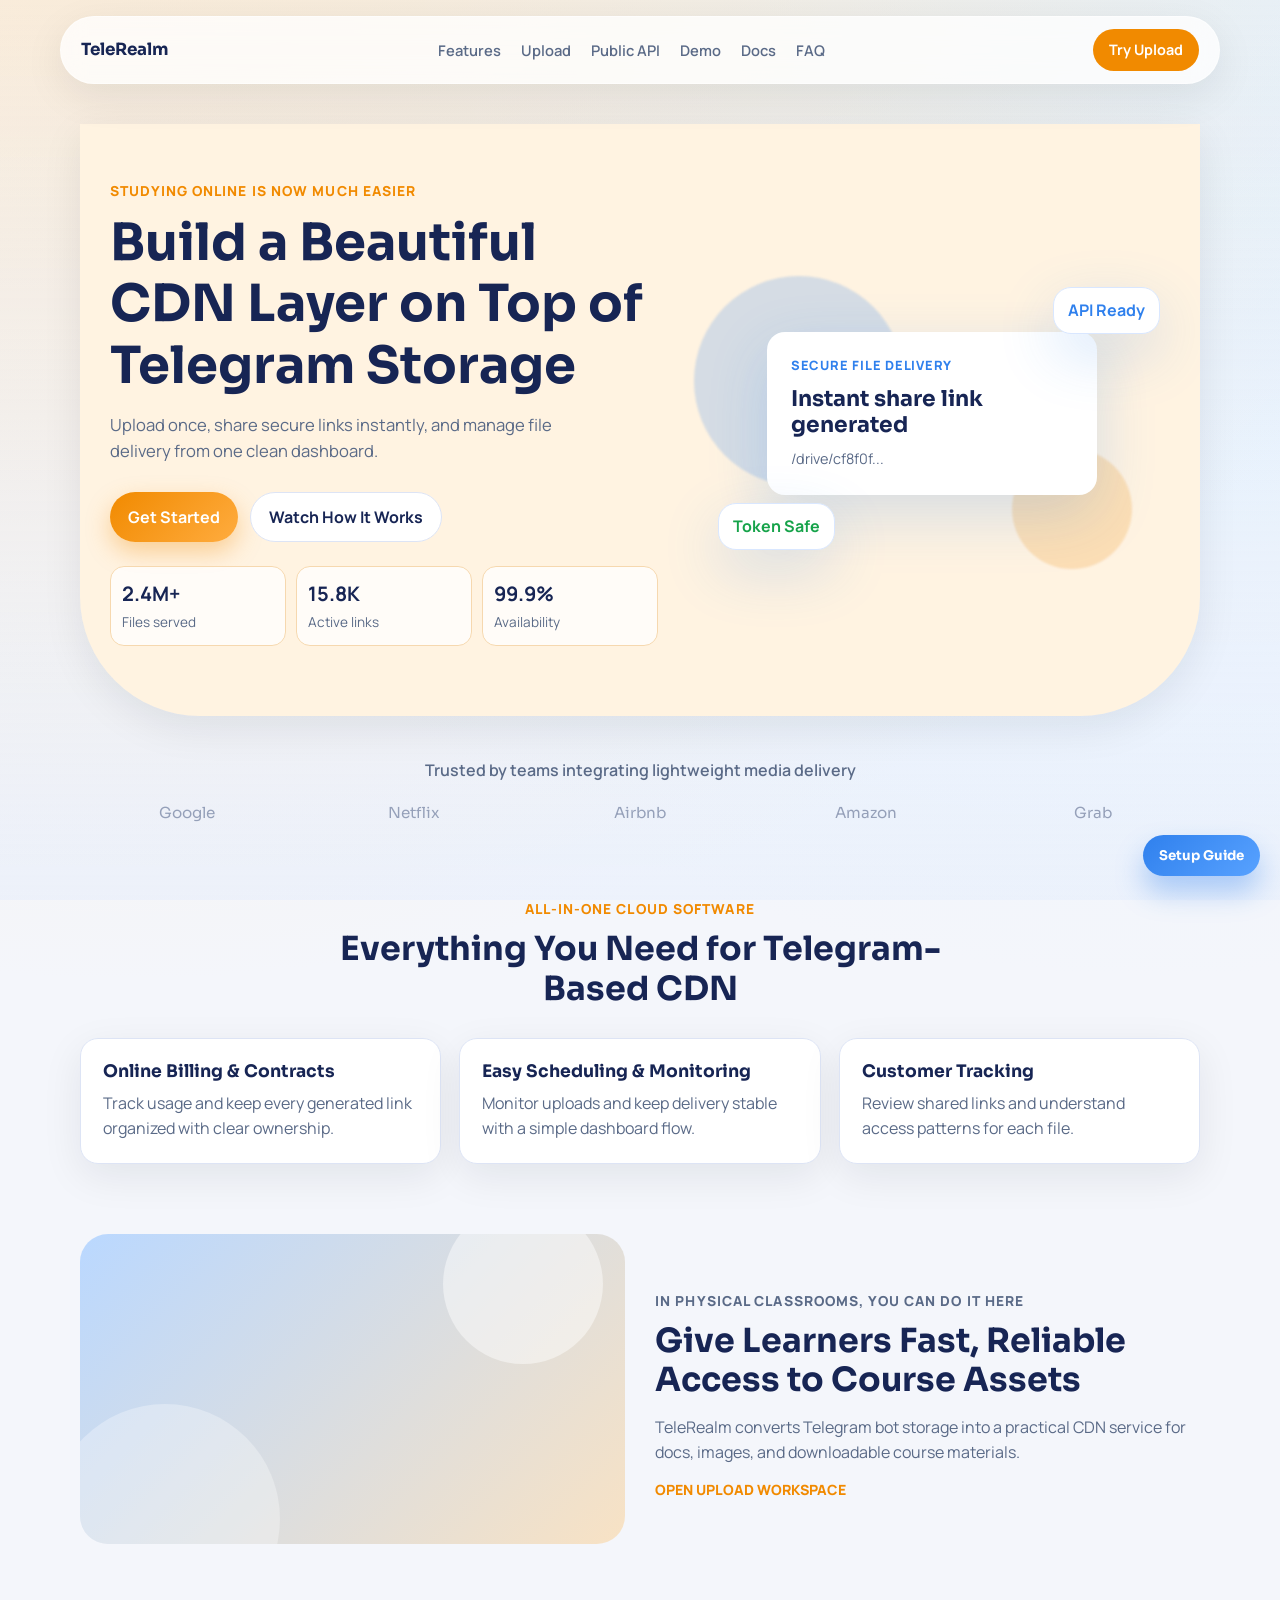
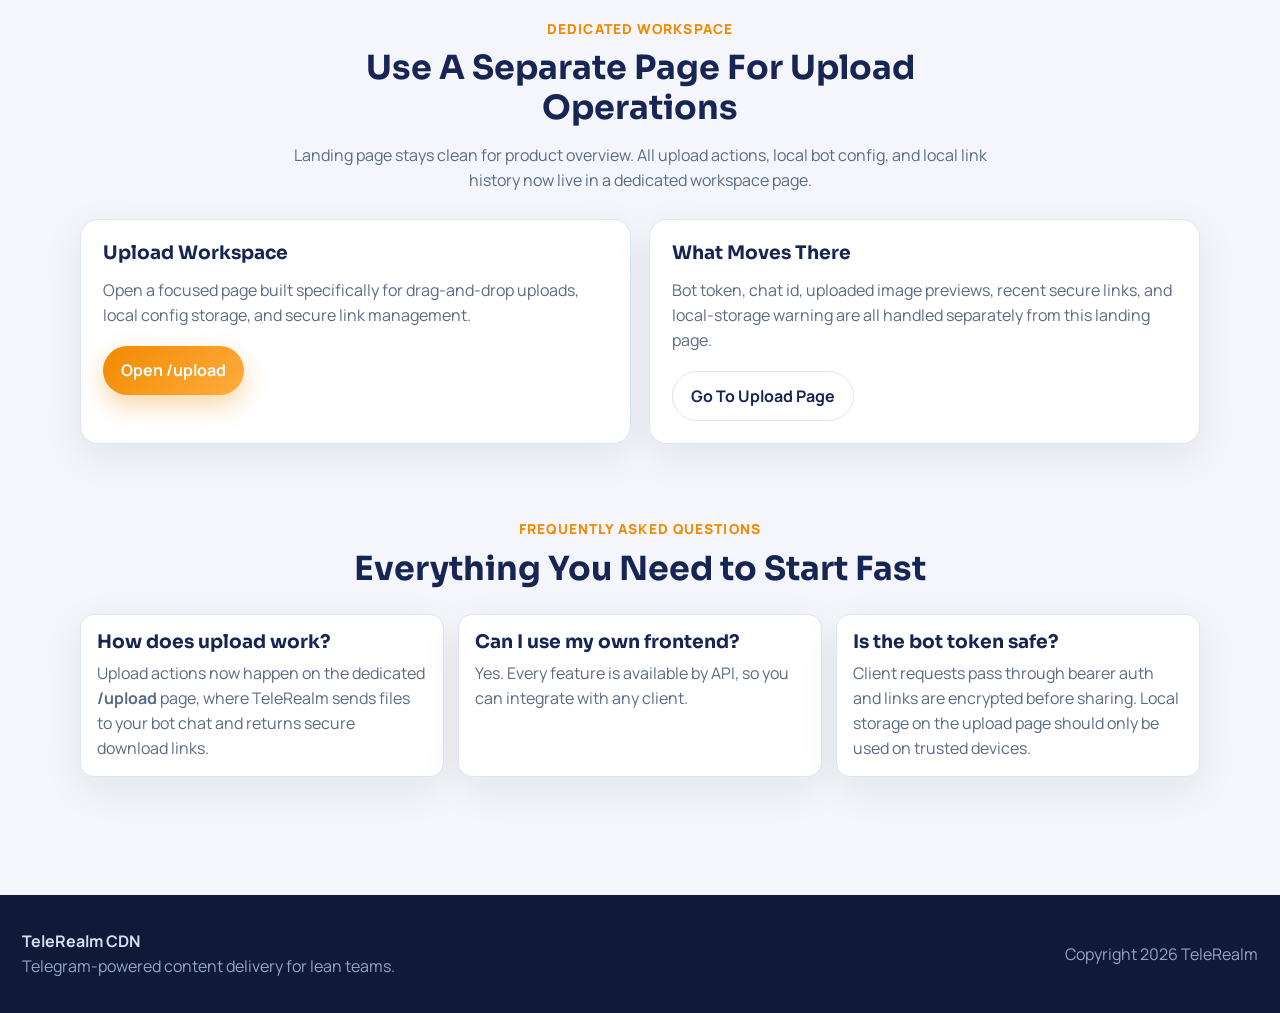
<file: static/index.html>
<!-- @format -->

<!doctype html>
<html lang="en">
  <head>
    <meta charset="UTF-8" />
    <meta name="viewport" content="width=device-width, initial-scale=1.0" />
    <title>TeleRealm CDN | Telegram-Powered File Delivery</title>
    <meta
      name="description"
      content="TeleRealm CDN helps you upload files to Telegram, generate secure links, and manage delivery flows with a modern web workspace." />
    <meta name="robots" content="index,follow,max-image-preview:large" />
    <meta name="theme-color" content="#1f4fd8" />
    <link rel="canonical" href="https://your-domain.example/" />
    <link rel="icon" type="image/svg+xml" href="/static/favicon.svg" />
    <link rel="apple-touch-icon" href="/static/favicon.svg" />
    <meta property="og:type" content="website" />
    <meta property="og:site_name" content="TeleRealm CDN" />
    <meta
      property="og:title"
      content="TeleRealm CDN | Telegram-Powered File Delivery" />
    <meta
      property="og:description"
      content="Upload files, create secure links, and publish assets through a Telegram-backed CDN workflow." />
    <meta property="og:url" content="https://your-domain.example/" />
    <meta
      property="og:image"
      content="https://your-domain.example/static/og-cover.svg" />
    <meta name="twitter:card" content="summary_large_image" />
    <meta
      name="twitter:title"
      content="TeleRealm CDN | Telegram-Powered File Delivery" />
    <meta
      name="twitter:description"
      content="A lightweight Telegram-backed CDN with secure links, upload workspace, and API integration." />
    <meta
      name="twitter:image"
      content="https://your-domain.example/static/og-cover.svg" />
    <link rel="stylesheet" href="/static/style.css?v=20260315" />
  </head>
  <body>
    <div class="page-bg"></div>
    <header class="site-header">
      <div class="nav-shell">
        <a href="#" class="brand">TeleRealm</a>
        <nav class="main-nav">
          <a href="#features">Features</a>
          <a href="/upload">Upload</a>
          <a href="/public-api">Public API</a>
          <a href="/demo">Demo</a>
          <a href="/docs">Docs</a>
          <a href="#faq">FAQ</a>
        </nav>
        <a href="/upload" class="nav-cta">Try Upload</a>
      </div>
    </header>

    <main>
      <section class="hero">
        <div class="hero-inner reveal">
          <div class="hero-copy">
            <p class="eyebrow">Studying Online Is Now Much Easier</p>
            <h1>Build a Beautiful CDN Layer on Top of Telegram Storage</h1>
            <p class="hero-subtitle">
              Upload once, share secure links instantly, and manage file
              delivery from one clean dashboard.
            </p>
            <div class="hero-actions">
              <a href="/upload" class="btn btn-primary">Get Started</a>
              <a href="#features" class="btn btn-ghost">Watch How It Works</a>
            </div>
            <div class="hero-stats">
              <article>
                <strong>2.4M+</strong>
                <span>Files served</span>
              </article>
              <article>
                <strong>15.8K</strong>
                <span>Active links</span>
              </article>
              <article>
                <strong>99.9%</strong>
                <span>Availability</span>
              </article>
            </div>
          </div>
          <div class="hero-visual" aria-hidden="true">
            <div class="visual-card visual-main">
              <p>Secure file delivery</p>
              <h3>Instant share link generated</h3>
              <span>/drive/cf8f0f...</span>
            </div>
            <div class="visual-card visual-float float-one">API Ready</div>
            <div class="visual-card visual-float float-two">Token Safe</div>
            <div class="orb orb-one"></div>
            <div class="orb orb-two"></div>
          </div>
        </div>
      </section>

      <section class="trusted reveal">
        <p>Trusted by teams integrating lightweight media delivery</p>
        <div class="logo-row">
          <span>Google</span>
          <span>Netflix</span>
          <span>Airbnb</span>
          <span>Amazon</span>
          <span>Grab</span>
        </div>
      </section>

      <section id="features" class="section reveal">
        <div class="section-head">
          <p class="eyebrow">All-In-One Cloud Software</p>
          <h2>Everything You Need for Telegram-Based CDN</h2>
        </div>
        <div class="feature-grid">
          <article class="feature-card">
            <h3>Online Billing & Contracts</h3>
            <p>
              Track usage and keep every generated link organized with clear
              ownership.
            </p>
          </article>
          <article class="feature-card">
            <h3>Easy Scheduling & Monitoring</h3>
            <p>
              Monitor uploads and keep delivery stable with a simple dashboard
              flow.
            </p>
          </article>
          <article class="feature-card">
            <h3>Customer Tracking</h3>
            <p>
              Review shared links and understand access patterns for each file.
            </p>
          </article>
        </div>
      </section>

      <section class="split-section reveal">
        <div class="split-image"></div>
        <div class="split-copy">
          <p class="eyebrow">In Physical Classrooms, You Can Do It Here</p>
          <h2>Give Learners Fast, Reliable Access to Course Assets</h2>
          <p>
            TeleRealm converts Telegram bot storage into a practical CDN service
            for docs, images, and downloadable course materials.
          </p>
          <a href="/upload" class="text-link">Open upload workspace</a>
        </div>
      </section>

      <section id="studio" class="studio section reveal">
        <div class="section-head">
          <p class="eyebrow">Dedicated Workspace</p>
          <h2>Use A Separate Page For Upload Operations</h2>
          <p class="workspace-subtitle">
            Landing page stays clean for product overview. All upload actions,
            local bot config, and local link history now live in a dedicated
            workspace page.
          </p>
        </div>

        <div class="workspace-cta-grid">
          <article class="workspace-card panel">
            <h3>Upload Workspace</h3>
            <p>
              Open a focused page built specifically for drag-and-drop uploads,
              local config storage, and secure link management.
            </p>
            <a href="/upload" class="btn btn-primary">Open /upload</a>
          </article>

          <article class="workspace-card panel">
            <h3>What Moves There</h3>
            <p>
              Bot token, chat id, uploaded image previews, recent secure links,
              and local-storage warning are all handled separately from this
              landing page.
            </p>
            <a href="/upload" class="btn btn-ghost">Go To Upload Page</a>
          </article>
        </div>
      </section>

      <section id="faq" class="section faq reveal">
        <div class="section-head">
          <p class="eyebrow">Frequently Asked Questions</p>
          <h2>Everything You Need to Start Fast</h2>
        </div>
        <div class="faq-list">
          <article>
            <h3>How does upload work?</h3>
            <p>
              Upload actions now happen on the dedicated
              <strong>/upload</strong>
              page, where TeleRealm sends files to your bot chat and returns
              secure download links.
            </p>
          </article>
          <article>
            <h3>Can I use my own frontend?</h3>
            <p>
              Yes. Every feature is available by API, so you can integrate with
              any client.
            </p>
          </article>
          <article>
            <h3>Is the bot token safe?</h3>
            <p>
              Client requests pass through bearer auth and links are encrypted
              before sharing. Local storage on the upload page should only be
              used on trusted devices.
            </p>
          </article>
        </div>
      </section>
    </main>

    <footer class="site-footer">
      <div>
        <strong>TeleRealm CDN</strong>
        <p>Telegram-powered content delivery for lean teams.</p>
      </div>
      <p>Copyright 2026 TeleRealm</p>
    </footer>

    <button
      id="guideFab"
      class="guide-fab"
      type="button"
      aria-haspopup="dialog"
      aria-controls="guideModal">
      Setup Guide
    </button>

    <div
      id="guideModal"
      class="guide-modal"
      role="dialog"
      aria-modal="true"
      aria-labelledby="guideTitle"
      hidden>
      <div class="guide-modal__backdrop" data-close-guide="true"></div>
      <section class="guide-modal__panel">
        <header class="guide-modal__header">
          <h2 id="guideTitle">Step-by-step: Get Bot Token & Access Token</h2>
          <button
            id="guideClose"
            class="guide-close"
            type="button"
            aria-label="Close guide">
            x
          </button>
        </header>

        <div class="guide-modal__body">
          <ol class="guide-steps">
            <li>
              <h3>Create Telegram bot</h3>
              <p>
                Open Telegram and search <strong>BotFather</strong>. Send
                <strong>/newbot</strong>, set bot name and username.
              </p>
            </li>
            <li>
              <h3>Copy bot token</h3>
              <p>
                BotFather will return a token like
                <strong>123456789:ABC...</strong>. This is your TeleRealm
                <strong>Access Token</strong>.
              </p>
            </li>
            <li>
              <h3>Start chat with your bot</h3>
              <p>
                Open your bot profile, press <strong>Start</strong>, and send a
                test message. If using group/channel, add bot and grant rights.
              </p>
            </li>
            <li>
              <h3>Get Chat ID</h3>
              <p>Use this URL in browser (replace {TOKEN}):</p>
              <pre>https://api.telegram.org/bot{TOKEN}/getUpdates</pre>
              <p>Look for <strong>chat.id</strong> in response JSON.</p>
            </li>
            <li>
              <h3>Use in TeleRealm Upload Workspace</h3>
              <p>
                Paste bot token into <strong>Bot Token</strong>, paste
                <strong>chat.id</strong> into <strong>Chat ID</strong>, then go
                to <strong>/upload</strong> and click
                <strong>Save Local Config</strong>.
              </p>
            </li>
            <li>
              <h3>Upload and get secure link</h3>
              <p>
                Select file, click <strong>Upload Files</strong>, then copy
                <strong>secure_url</strong> to share.
              </p>
            </li>
          </ol>

          <div class="guide-callout">
            <h3>Security Note</h3>
            <p>
              Never expose your bot token in public frontend production apps.
              Use backend proxy or rotate token immediately if leaked.
            </p>
          </div>
        </div>
      </section>
    </div>

    <script src="/static/app.js?v=20260315"></script>
  </body>
</html>
</file>
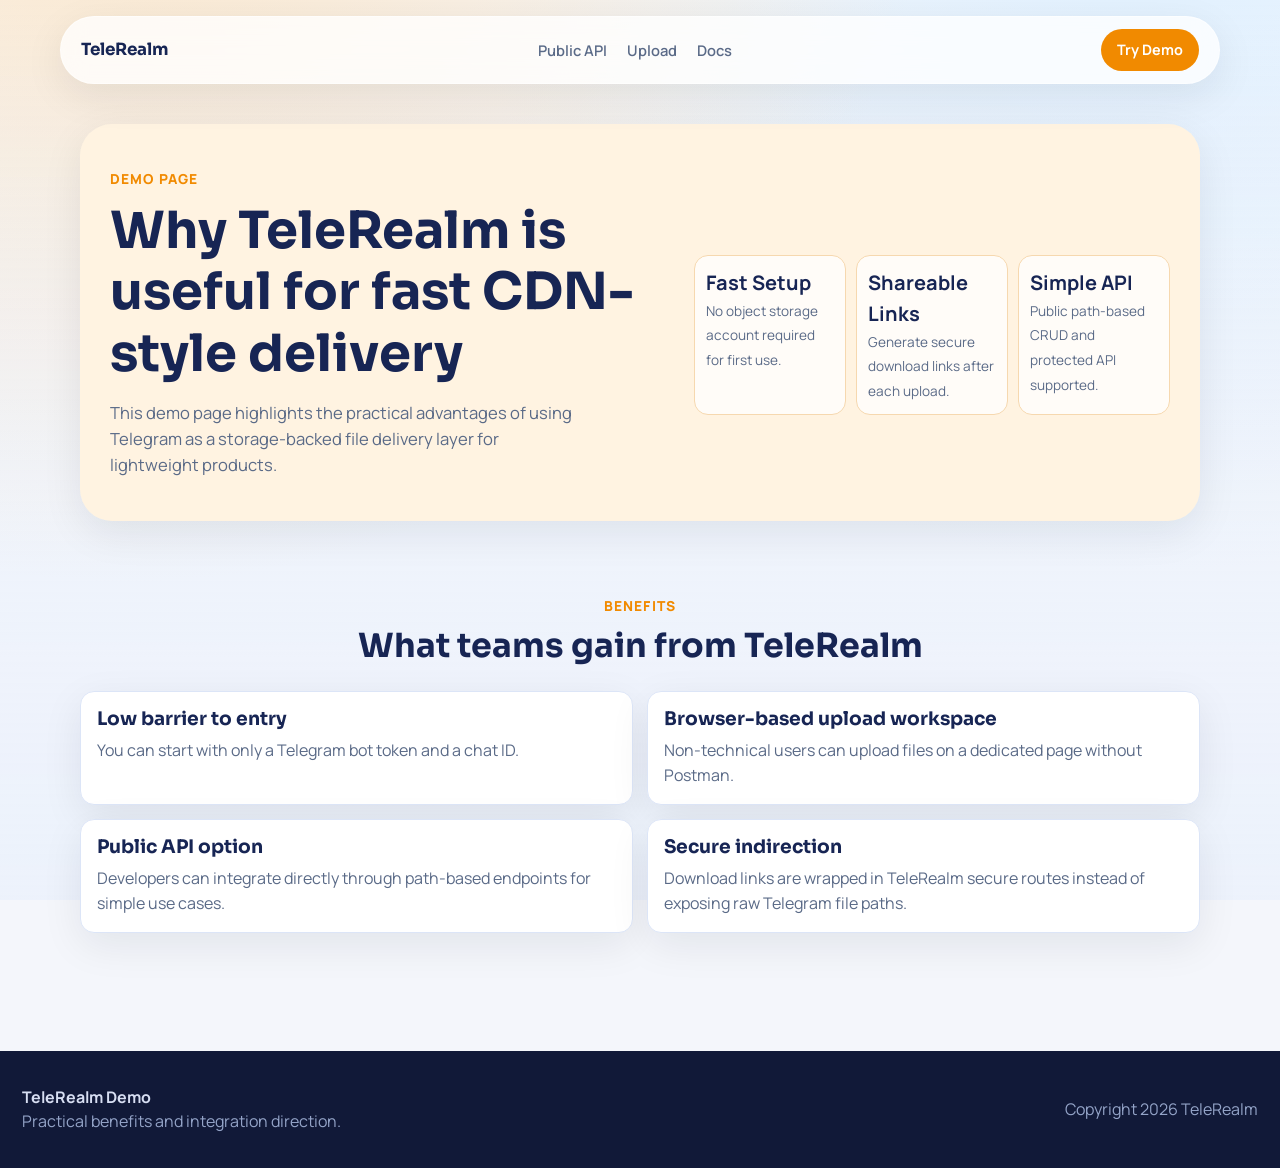
<file: static/demo.html>
<!-- @format -->

<!doctype html>
<html lang="en">
  <head>
    <meta charset="UTF-8" />
    <meta name="viewport" content="width=device-width, initial-scale=1.0" />
    <title>TeleRealm Demo Benefits</title>
    <meta
      name="description"
      content="Explore TeleRealm demo benefits for Telegram-backed CDN workflows, secure links, and faster onboarding." />
    <meta name="robots" content="index,follow,max-image-preview:large" />
    <meta name="theme-color" content="#1f4fd8" />
    <link rel="canonical" href="https://your-domain.example/demo" />
    <link rel="icon" type="image/svg+xml" href="/static/favicon.svg" />
    <link rel="apple-touch-icon" href="/static/favicon.svg" />
    <meta property="og:type" content="website" />
    <meta property="og:site_name" content="TeleRealm CDN" />
    <meta property="og:title" content="TeleRealm Demo Benefits" />
    <meta
      property="og:description"
      content="See the practical benefits of TeleRealm for upload workspace, secure file delivery, and API operations." />
    <meta property="og:url" content="https://your-domain.example/demo" />
    <meta
      property="og:image"
      content="https://your-domain.example/static/og-cover.svg" />
    <meta name="twitter:card" content="summary_large_image" />
    <meta name="twitter:title" content="TeleRealm Demo Benefits" />
    <meta
      name="twitter:description"
      content="A quick look at why teams use TeleRealm for Telegram-backed file delivery." />
    <meta
      name="twitter:image"
      content="https://your-domain.example/static/og-cover.svg" />
    <link rel="stylesheet" href="/static/style.css?v=20260315" />
  </head>
  <body>
    <div class="page-bg"></div>
    <header class="site-header">
      <div class="nav-shell">
        <a href="/" class="brand">TeleRealm</a>
        <nav class="main-nav">
          <a href="/public-api">Public API</a>
          <a href="/upload">Upload</a>
          <a href="/docs">Docs</a>
        </nav>
        <a href="/upload" class="nav-cta">Try Demo</a>
      </div>
    </header>

    <main>
      <section class="hero hero--compact">
        <div class="hero-inner">
          <div class="hero-copy">
            <p class="eyebrow">Demo Page</p>
            <h1>Why TeleRealm is useful for fast CDN-style delivery</h1>
            <p class="hero-subtitle">
              This demo page highlights the practical advantages of using
              Telegram as a storage-backed file delivery layer for lightweight
              products.
            </p>
          </div>
          <div class="hero-stats">
            <article>
              <strong>Fast Setup</strong>
              <span>No object storage account required for first use.</span>
            </article>
            <article>
              <strong>Shareable Links</strong>
              <span>Generate secure download links after each upload.</span>
            </article>
            <article>
              <strong>Simple API</strong>
              <span>Public path-based CRUD and protected API supported.</span>
            </article>
          </div>
        </div>
      </section>

      <section class="section">
        <div class="section-head">
          <p class="eyebrow">Benefits</p>
          <h2>What teams gain from TeleRealm</h2>
        </div>
        <div class="faq-list faq-list--wide">
          <article>
            <h3>Low barrier to entry</h3>
            <p>You can start with only a Telegram bot token and a chat ID.</p>
          </article>
          <article>
            <h3>Browser-based upload workspace</h3>
            <p>
              Non-technical users can upload files on a dedicated page without
              Postman.
            </p>
          </article>
          <article>
            <h3>Public API option</h3>
            <p>
              Developers can integrate directly through path-based endpoints for
              simple use cases.
            </p>
          </article>
          <article>
            <h3>Secure indirection</h3>
            <p>
              Download links are wrapped in TeleRealm secure routes instead of
              exposing raw Telegram file paths.
            </p>
          </article>
        </div>
      </section>
    </main>

    <footer class="site-footer">
      <div>
        <strong>TeleRealm Demo</strong>
        <p>Practical benefits and integration direction.</p>
      </div>
      <p>Copyright 2026 TeleRealm</p>
    </footer>
    <script src="/static/app.js?v=20260315"></script>
  </body>
</html>
</file>
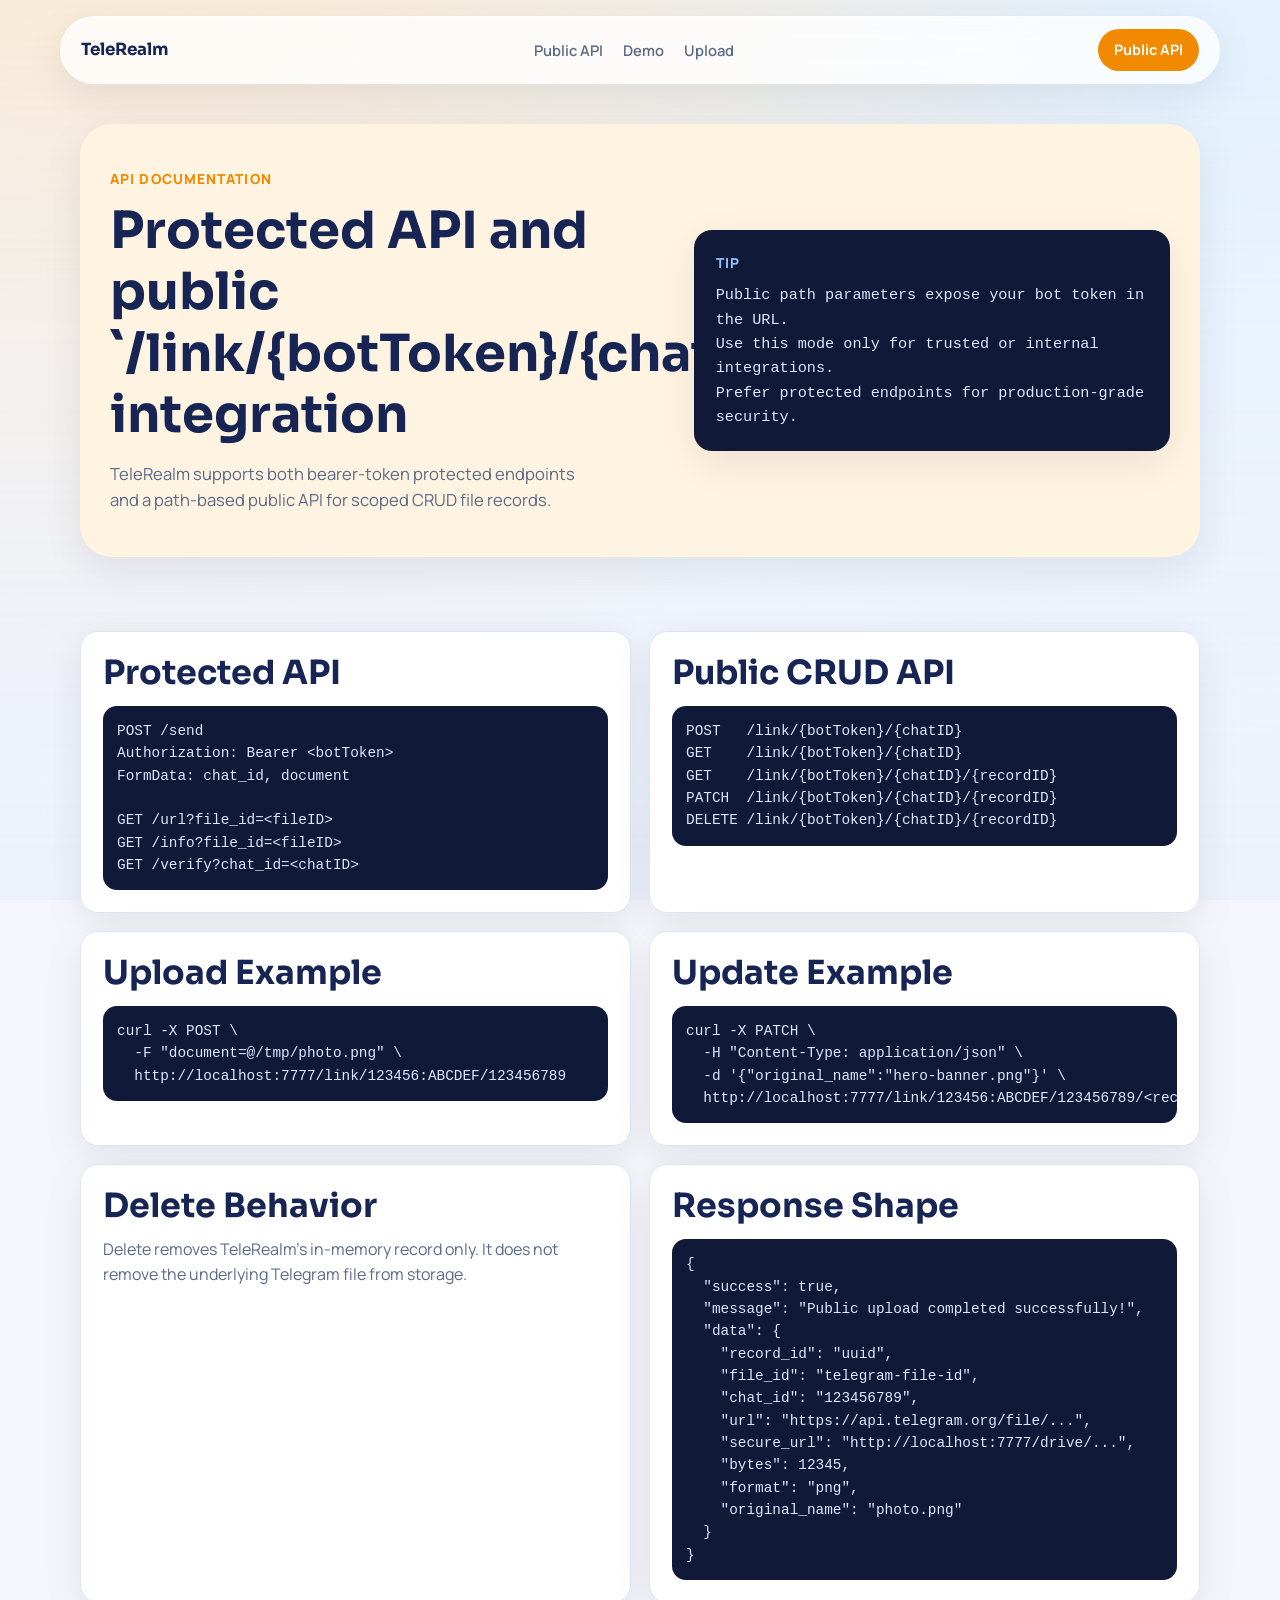
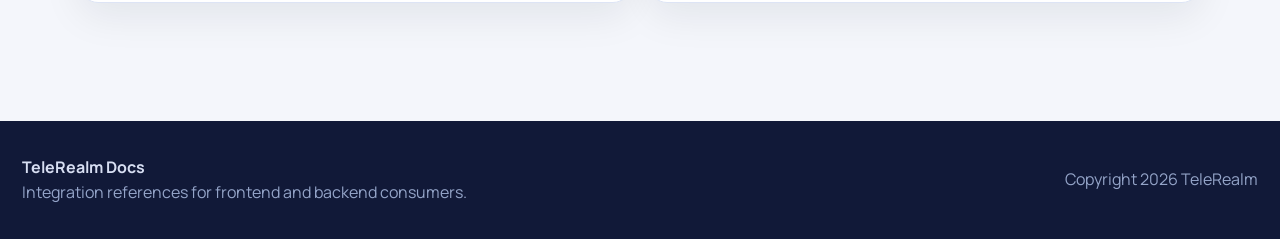
<file: static/docs.html>
<!-- @format -->

<!doctype html>
<html lang="en">
  <head>
    <meta charset="UTF-8" />
    <meta name="viewport" content="width=device-width, initial-scale=1.0" />
    <title>TeleRealm API Documentation</title>
    <meta
      name="description"
      content="Read TeleRealm API documentation for protected bearer endpoints and public path-based CRUD integration." />
    <meta name="robots" content="index,follow,max-image-preview:large" />
    <meta name="theme-color" content="#1f4fd8" />
    <link rel="canonical" href="https://your-domain.example/docs" />
    <link rel="icon" type="image/svg+xml" href="/static/favicon.svg" />
    <link rel="apple-touch-icon" href="/static/favicon.svg" />
    <meta property="og:type" content="website" />
    <meta property="og:site_name" content="TeleRealm CDN" />
    <meta property="og:title" content="TeleRealm API Documentation" />
    <meta
      property="og:description"
      content="Implementation guide for TeleRealm upload endpoints, secure links, and public scoped CRUD APIs." />
    <meta property="og:url" content="https://your-domain.example/docs" />
    <meta
      property="og:image"
      content="https://your-domain.example/static/og-cover.svg" />
    <meta name="twitter:card" content="summary_large_image" />
    <meta name="twitter:title" content="TeleRealm API Documentation" />
    <meta
      name="twitter:description"
      content="Full API docs for TeleRealm protected and public integration modes." />
    <meta
      name="twitter:image"
      content="https://your-domain.example/static/og-cover.svg" />
    <link rel="stylesheet" href="/static/style.css?v=20260315" />
  </head>
  <body>
    <div class="page-bg"></div>
    <header class="site-header">
      <div class="nav-shell">
        <a href="/" class="brand">TeleRealm</a>
        <nav class="main-nav">
          <a href="/public-api">Public API</a>
          <a href="/demo">Demo</a>
          <a href="/upload">Upload</a>
        </nav>
        <a href="/public-api" class="nav-cta">Public API</a>
      </div>
    </header>

    <main>
      <section class="hero hero--compact">
        <div class="hero-inner">
          <div class="hero-copy">
            <p class="eyebrow">API Documentation</p>
            <h1>
              Protected API and public `/link/{botToken}/{chatID}` integration
            </h1>
            <p class="hero-subtitle">
              TeleRealm supports both bearer-token protected endpoints and a
              path-based public API for scoped CRUD file records.
            </p>
          </div>
          <div class="code-card">
            <p class="eyebrow">Tip</p>
            <pre>
Public path parameters expose your bot token in the URL.
Use this mode only for trusted or internal integrations.
Prefer protected endpoints for production-grade security.</pre
            >
          </div>
        </div>
      </section>

      <section class="section docs-layout">
        <article class="docs-card panel">
          <h2>Protected API</h2>
          <pre>
POST /send
Authorization: Bearer &lt;botToken&gt;
FormData: chat_id, document

GET /url?file_id=&lt;fileID&gt;
GET /info?file_id=&lt;fileID&gt;
GET /verify?chat_id=&lt;chatID&gt;</pre
          >
        </article>

        <article class="docs-card panel">
          <h2>Public CRUD API</h2>
          <pre>
POST   /link/{botToken}/{chatID}
GET    /link/{botToken}/{chatID}
GET    /link/{botToken}/{chatID}/{recordID}
PATCH  /link/{botToken}/{chatID}/{recordID}
DELETE /link/{botToken}/{chatID}/{recordID}</pre
          >
        </article>

        <article class="docs-card panel">
          <h2>Upload Example</h2>
          <pre>
curl -X POST \
  -F "document=@/tmp/photo.png" \
  http://localhost:7777/link/123456:ABCDEF/123456789</pre
          >
        </article>

        <article class="docs-card panel">
          <h2>Update Example</h2>
          <pre>
curl -X PATCH \
  -H "Content-Type: application/json" \
  -d '{"original_name":"hero-banner.png"}' \
  http://localhost:7777/link/123456:ABCDEF/123456789/&lt;recordID&gt;</pre
          >
        </article>

        <article class="docs-card panel">
          <h2>Delete Behavior</h2>
          <p>
            Delete removes TeleRealm's in-memory record only. It does not remove
            the underlying Telegram file from storage.
          </p>
        </article>

        <article class="docs-card panel">
          <h2>Response Shape</h2>
          <pre>
{
  "success": true,
  "message": "Public upload completed successfully!",
  "data": {
    "record_id": "uuid",
    "file_id": "telegram-file-id",
    "chat_id": "123456789",
    "url": "https://api.telegram.org/file/...",
    "secure_url": "http://localhost:7777/drive/...",
    "bytes": 12345,
    "format": "png",
    "original_name": "photo.png"
  }
}</pre
          >
        </article>
      </section>
    </main>

    <footer class="site-footer">
      <div>
        <strong>TeleRealm Docs</strong>
        <p>Integration references for frontend and backend consumers.</p>
      </div>
      <p>Copyright 2026 TeleRealm</p>
    </footer>
    <script src="/static/app.js?v=20260315"></script>
  </body>
</html>
</file>
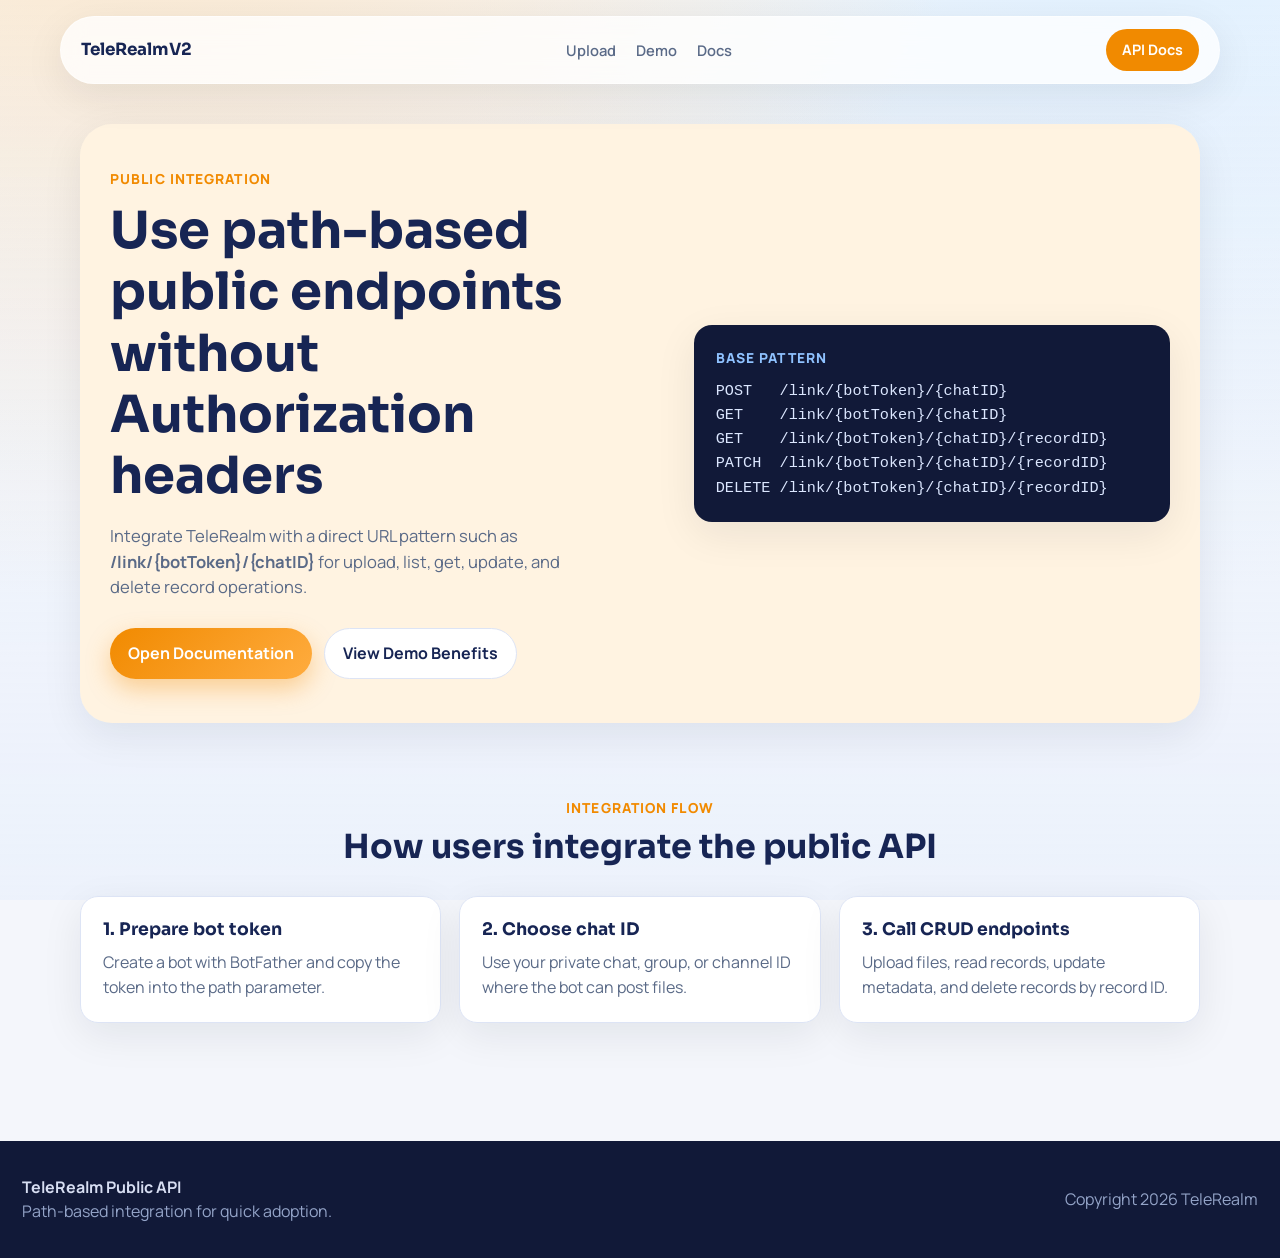
<file: static/public-api.html>
<!-- @format -->

<!doctype html>
<html lang="en">
  <head>
    <meta charset="UTF-8" />
    <meta name="viewport" content="width=device-width, initial-scale=1.0" />
    <title>TeleRealm Public API</title>
    <meta
      name="description"
      content="Integrate TeleRealm public path-based API for scoped upload record CRUD using bot token and chat ID." />
    <meta name="robots" content="index,follow,max-image-preview:large" />
    <meta name="theme-color" content="#1f4fd8" />
    <link rel="canonical" href="https://your-domain.example/public-api" />
    <link rel="icon" type="image/svg+xml" href="/static/favicon.svg" />
    <link rel="apple-touch-icon" href="/static/favicon.svg" />
    <meta property="og:type" content="website" />
    <meta property="og:site_name" content="TeleRealm CDN" />
    <meta property="og:title" content="TeleRealm Public API" />
    <meta
      property="og:description"
      content="Public API route pattern: /link/{botToken}/{chatID} with CRUD operations for upload records." />
    <meta property="og:url" content="https://your-domain.example/public-api" />
    <meta
      property="og:image"
      content="https://your-domain.example/static/og-cover.svg" />
    <meta name="twitter:card" content="summary_large_image" />
    <meta name="twitter:title" content="TeleRealm Public API" />
    <meta
      name="twitter:description"
      content="Learn and integrate path-based TeleRealm API endpoints quickly." />
    <meta
      name="twitter:image"
      content="https://your-domain.example/static/og-cover.svg" />
    <link rel="stylesheet" href="/static/style.css?v=20260315" />
  </head>
  <body>
    <div class="page-bg"></div>
    <header class="site-header">
      <div class="nav-shell">
        <a href="/" class="brand">TeleRealmV2</a>
        <nav class="main-nav">
          <a href="/upload">Upload</a>
          <a href="/demo">Demo</a>
          <a href="/docs">Docs</a>
        </nav>
        <a href="/docs" class="nav-cta">API Docs</a>
      </div>
    </header>

    <main>
      <section class="hero hero--compact">
        <div class="hero-inner">
          <div class="hero-copy">
            <p class="eyebrow">Public Integration</p>
            <h1>
              Use path-based public endpoints without Authorization headers
            </h1>
            <p class="hero-subtitle">
              Integrate TeleRealm with a direct URL pattern such as
              <strong>/link/{botToken}/{chatID}</strong> for upload, list, get,
              update, and delete record operations.
            </p>
            <div class="hero-actions">
              <a href="/docs" class="btn btn-primary">Open Documentation</a>
              <a href="/demo" class="btn btn-ghost">View Demo Benefits</a>
            </div>
          </div>
          <div class="code-card">
            <p class="eyebrow">Base Pattern</p>
            <pre>
POST   /link/{botToken}/{chatID}
GET    /link/{botToken}/{chatID}
GET    /link/{botToken}/{chatID}/{recordID}
PATCH  /link/{botToken}/{chatID}/{recordID}
DELETE /link/{botToken}/{chatID}/{recordID}</pre
            >
          </div>
        </div>
      </section>

      <section class="section">
        <div class="section-head">
          <p class="eyebrow">Integration Flow</p>
          <h2>How users integrate the public API</h2>
        </div>
        <div class="feature-grid">
          <article class="feature-card">
            <h3>1. Prepare bot token</h3>
            <p>
              Create a bot with BotFather and copy the token into the path
              parameter.
            </p>
          </article>
          <article class="feature-card">
            <h3>2. Choose chat ID</h3>
            <p>
              Use your private chat, group, or channel ID where the bot can post
              files.
            </p>
          </article>
          <article class="feature-card">
            <h3>3. Call CRUD endpoints</h3>
            <p>
              Upload files, read records, update metadata, and delete records by
              record ID.
            </p>
          </article>
        </div>
      </section>
    </main>

    <footer class="site-footer">
      <div>
        <strong>TeleRealm Public API</strong>
        <p>Path-based integration for quick adoption.</p>
      </div>
      <p>Copyright 2026 TeleRealm</p>
    </footer>
    <script src="/static/app.js?v=20260315"></script>
  </body>
</html>
</file>
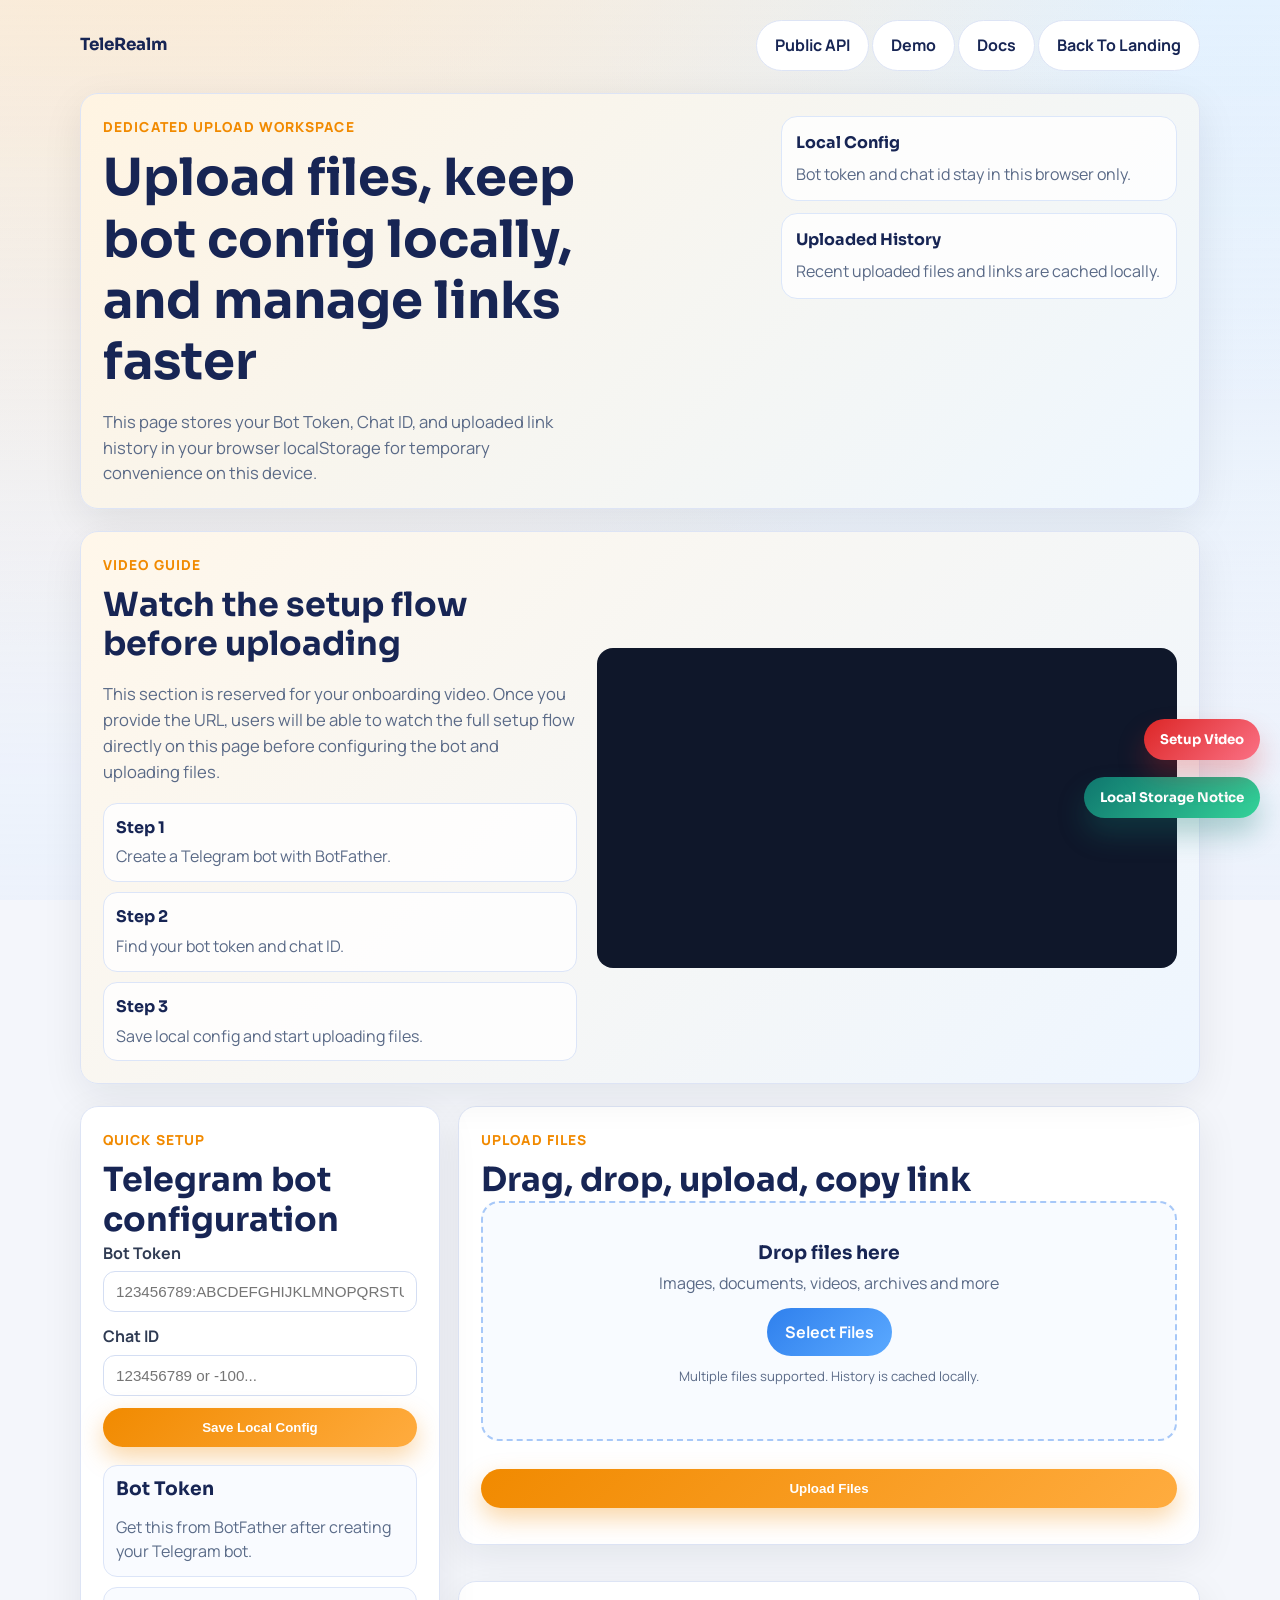
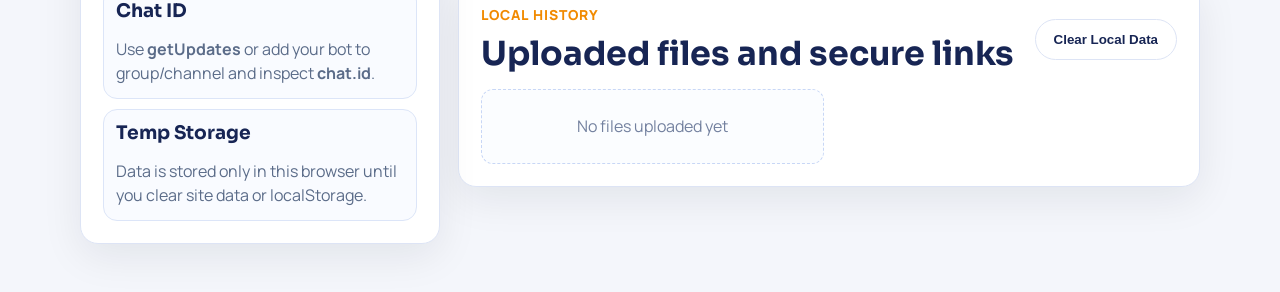
<file: static/upload.html>
<!-- @format -->

<!doctype html>
<html lang="en">
  <head>
    <meta charset="UTF-8" />
    <meta name="viewport" content="width=device-width, initial-scale=1.0" />
    <title>TeleRealm Upload Workspace</title>
    <meta
      name="description"
      content="Use TeleRealm Upload Workspace to configure your Telegram bot, upload files, and manage secure links in one place." />
    <meta name="robots" content="index,follow,max-image-preview:large" />
    <meta name="theme-color" content="#1f4fd8" />
    <link rel="canonical" href="https://your-domain.example/upload" />
    <link rel="icon" type="image/svg+xml" href="/static/favicon.svg" />
    <link rel="apple-touch-icon" href="/static/favicon.svg" />
    <meta property="og:type" content="website" />
    <meta property="og:site_name" content="TeleRealm CDN" />
    <meta property="og:title" content="TeleRealm Upload Workspace" />
    <meta
      property="og:description"
      content="Dedicated upload page for bot setup, file delivery, local history, and secure link management." />
    <meta property="og:url" content="https://your-domain.example/upload" />
    <meta
      property="og:image"
      content="https://your-domain.example/static/og-cover.svg" />
    <meta name="twitter:card" content="summary_large_image" />
    <meta name="twitter:title" content="TeleRealm Upload Workspace" />
    <meta
      name="twitter:description"
      content="Configure bot token, upload files, and manage secure links with TeleRealm." />
    <meta
      name="twitter:image"
      content="https://your-domain.example/static/og-cover.svg" />
    <link rel="stylesheet" href="/static/style.css?v=20260315" />
  </head>
  <body class="upload-page-body">
    <div class="page-bg"></div>

    <header class="upload-topbar">
      <a href="/" class="brand">TeleRealm</a>
      <div class="upload-topbar__actions">
        <a href="/public-api" class="btn btn-ghost">Public API</a>
        <a href="/demo" class="btn btn-ghost">Demo</a>
        <a href="/docs" class="btn btn-ghost">Docs</a>
        <a href="/" class="btn btn-ghost">Back To Landing</a>
      </div>
    </header>

    <main class="upload-page">
      <section class="upload-hero panel reveal in-view">
        <div>
          <p class="eyebrow">Dedicated Upload Workspace</p>
          <h1>
            Upload files, keep bot config locally, and manage links faster
          </h1>
          <p class="hero-subtitle">
            This page stores your Bot Token, Chat ID, and uploaded link history
            in your browser localStorage for temporary convenience on this
            device.
          </p>
        </div>
        <div class="upload-hero__stats">
          <article>
            <strong>Local Config</strong>
            <span>Bot token and chat id stay in this browser only.</span>
          </article>
          <article>
            <strong>Uploaded History</strong>
            <span>Recent uploaded files and links are cached locally.</span>
          </article>
        </div>
      </section>

      <section class="panel upload-video-section reveal in-view">
        <div class="upload-video-section__copy">
          <p class="eyebrow">Video Guide</p>
          <h2>Watch the setup flow before uploading</h2>
          <p class="hero-subtitle">
            This section is reserved for your onboarding video. Once you provide
            the URL, users will be able to watch the full setup flow directly on
            this page before configuring the bot and uploading files.
          </p>
          <div class="upload-video-checklist">
            <article>
              <strong>Step 1</strong>
              <span>Create a Telegram bot with BotFather.</span>
            </article>
            <article>
              <strong>Step 2</strong>
              <span>Find your bot token and chat ID.</span>
            </article>
            <article>
              <strong>Step 3</strong>
              <span>Save local config and start uploading files.</span>
            </article>
          </div>
        </div>

        <div class="upload-video-section__player">
          <div class="video-frame-shell video-frame-shell--inline">
            <video
              id="setupVideoInlineFrame"
              class="video-frame"
              controls
              preload="none"
              style="
                width: 100%;
                height: 100%;
                border-radius: inherit;
                display: none;
              ">
              <source
                src="https://telerealm.gitlabserver.id.vn/multipart/download/20e6405b5bab45818d6f979c12a61b15"
                type="video/mp4" />
            </video>
            <div
              id="setupVideoInlineError"
              class="video-placeholder"
              style="display: none">
              <h3>Video unavailable</h3>
              <p>
                The video could not be loaded.
                <button
                  type="button"
                  onclick="
                    retryVideo('setupVideoInlineFrame', 'setupVideoInlineError')
                  "
                  style="
                    cursor: pointer;
                    text-decoration: underline;
                    background: none;
                    border: none;
                    color: inherit;
                    padding: 0;
                  ">
                  Try again
                </button>
              </p>
            </div>
          </div>
        </div>
      </section>

      <section class="upload-layout">
        <aside class="upload-sidebar panel">
          <div class="section-head left compact">
            <p class="eyebrow">Quick Setup</p>
            <h2>Telegram bot configuration</h2>
          </div>

          <div class="form-group">
            <label for="botToken">Bot Token</label>
            <input
              type="text"
              id="botToken"
              placeholder="123456789:ABCDEFGHIJKLMNOPQRSTUVWXYZabcdefgh" />
          </div>

          <div class="form-group">
            <label for="chatId">Chat ID</label>
            <input type="text" id="chatId" placeholder="123456789 or -100..." />
          </div>

          <button onclick="saveConfig()" class="btn btn-primary btn-full">
            Save Local Config
          </button>

          <div class="upload-tip-list">
            <article>
              <h3>Bot Token</h3>
              <p>Get this from BotFather after creating your Telegram bot.</p>
            </article>
            <article>
              <h3>Chat ID</h3>
              <p>
                Use <strong>getUpdates</strong> or add your bot to group/channel
                and inspect <strong>chat.id</strong>.
              </p>
            </article>
            <article>
              <h3>Temp Storage</h3>
              <p>
                Data is stored only in this browser until you clear site data or
                localStorage.
              </p>
            </article>
          </div>
        </aside>

        <section class="upload-main">
          <div class="panel upload-panel">
            <div class="section-head left compact">
              <p class="eyebrow">Upload Files</p>
              <h2>Drag, drop, upload, copy link</h2>
            </div>

            <div id="dropZone" class="drop-zone upload-drop-zone">
              <div class="drop-zone-content">
                <h3>Drop files here</h3>
                <p>Images, documents, videos, archives and more</p>
                <label for="fileInput" class="btn btn-secondary"
                  >Select Files</label
                >
                <input type="file" id="fileInput" multiple hidden />
                <p class="hint">
                  Multiple files supported. History is cached locally.
                </p>
              </div>
            </div>

            <div id="selectedFiles" class="selected-files"></div>

            <button
              id="uploadBtn"
              class="btn btn-primary btn-full upload-submit"
              onclick="uploadFiles()"
              disabled>
              Upload Files
            </button>

            <div id="uploadProgress" class="upload-progress"></div>
          </div>

          <div id="uploadedFiles" class="uploaded-files panel upload-history">
            <div class="upload-history__header">
              <div>
                <p class="eyebrow">Local History</p>
                <h2>Uploaded files and secure links</h2>
              </div>
              <button
                id="clearLocalDataBtn"
                class="btn btn-ghost"
                type="button">
                Clear Local Data
              </button>
            </div>
            <div id="filesList" class="files-list files-list--gallery"></div>
          </div>
        </section>
      </section>
    </main>

    <button
      id="localNoticeFab"
      class="storage-fab"
      type="button"
      aria-haspopup="dialog"
      aria-controls="localNoticeModal">
      Local Storage Notice
    </button>

    <button
      id="setupVideoFab"
      class="video-fab"
      type="button"
      aria-haspopup="dialog"
      aria-controls="setupVideoModal"
      data-video-url="">
      Setup Video
    </button>

    <div
      id="localNoticeModal"
      class="storage-modal"
      role="dialog"
      aria-modal="true"
      aria-labelledby="localNoticeTitle"
      hidden>
      <div class="storage-modal__backdrop" data-close-storage="true"></div>
      <section class="storage-modal__panel">
        <header class="storage-modal__header">
          <h2 id="localNoticeTitle">Important note about browser local data</h2>
          <button
            id="localNoticeClose"
            class="guide-close"
            type="button"
            aria-label="Close local storage notice">
            x
          </button>
        </header>
        <div class="storage-modal__body">
          <ul class="storage-note-list">
            <li>
              Bot Token and Chat ID are stored in the browser's
              <strong>localStorage</strong> so you can reuse them more quickly.
            </li>
            <li>
              Uploaded file history and generated <strong>secure links</strong>
              are also stored locally on the current device.
            </li>
            <li>
              If you are using a shared or public computer, click
              <strong>Clear Local Data</strong> after you finish.
            </li>
            <li>
              This local data is not encrypted at the frontend layer, so it
              should not be used on public or untrusted devices.
            </li>
          </ul>
        </div>
      </section>
    </div>

    <div
      id="setupVideoModal"
      class="video-modal"
      role="dialog"
      aria-modal="true"
      aria-labelledby="setupVideoTitle"
      hidden>
      <div class="video-modal__backdrop" data-close-video="true"></div>
      <section class="video-modal__panel">
        <header class="video-modal__header">
          <h2 id="setupVideoTitle">Setup video guide</h2>
          <button
            id="setupVideoClose"
            class="guide-close"
            type="button"
            aria-label="Close setup video">
            x
          </button>
        </header>
        <div class="video-modal__body">
          <div class="video-frame-shell">
            <video
              id="setupVideoFrame"
              class="video-frame"
              controls
              preload="none"
              style="
                width: 100%;
                height: 100%;
                border-radius: inherit;
                display: none;
              ">
              <source
                src="https://telerealm.gitlabserver.id.vn/multipart/download/20e6405b5bab45818d6f979c12a61b15"
                type="video/mp4" />
            </video>
            <div
              id="setupVideoError"
              class="video-placeholder"
              style="display: none">
              <h3>Video unavailable</h3>
              <p>
                The video could not be loaded.
                <button
                  type="button"
                  onclick="retryVideo('setupVideoFrame', 'setupVideoError')"
                  style="
                    cursor: pointer;
                    text-decoration: underline;
                    background: none;
                    border: none;
                    color: inherit;
                    padding: 0;
                  ">
                  Try again
                </button>
              </p>
            </div>
          </div>
        </div>
      </section>
    </div>

    <script src="/static/app.js?v=20260315"></script>
  </body>
</html>
</file>
<file: static/style.css>
@import url("https://fonts.googleapis.com/css2?family=Manrope:wght@400;500;600;700;800&family=Sora:wght@500;600;700&display=swap");

:root {
  --bg: #f4f6fb;
  --ink: #172554;
  --muted: #5a6a87;
  --brand: #f18a00;
  --brand-deep: #d46d00;
  --sky: #2f80ed;
  --card: #ffffff;
  --line: #dde4f5;
  --hero: #fff3e1;
  --success: #16a34a;
  --danger: #dc2626;
  --shadow-soft: 0 12px 40px rgba(15, 23, 42, 0.08);
  --shadow-float: 0 20px 60px rgba(47, 128, 237, 0.2);
  --radius-lg: 28px;
  --radius-md: 18px;
}

* {
  box-sizing: border-box;
  margin: 0;
  padding: 0;
}

html {
  scroll-behavior: smooth;
}

body {
  font-family: "Manrope", "Segoe UI", sans-serif;
  background: radial-gradient(circle at 10% -20%, #fce6c8 0%, transparent 45%),
    radial-gradient(circle at 90% -10%, #dff0ff 0%, transparent 40%), var(--bg);
  color: var(--ink);
  line-height: 1.55;
}

.page-bg {
  position: fixed;
  inset: 0;
  background-image: linear-gradient(180deg, rgba(255, 255, 255, 0) 0%, rgba(223, 235, 255, 0.35) 100%);
  pointer-events: none;
  z-index: -1;
}

.site-header {
  position: sticky;
  top: 14px;
  z-index: 50;
  padding: 0 20px;
}

.nav-shell {
  max-width: 1160px;
  margin: 16px auto 0;
  border: 1px solid rgba(255, 255, 255, 0.5);
  backdrop-filter: blur(12px);
  background: rgba(255, 255, 255, 0.76);
  border-radius: 999px;
  box-shadow: var(--shadow-soft);
  display: flex;
  align-items: center;
  justify-content: space-between;
  padding: 12px 20px;
}

.brand {
  text-decoration: none;
  color: var(--ink);
  font-family: "Sora", sans-serif;
  font-size: 1.05rem;
  font-weight: 700;
}

.main-nav {
  display: flex;
  gap: 20px;
}

.main-nav a {
  text-decoration: none;
  color: var(--muted);
  font-weight: 600;
  font-size: 0.92rem;
}

.main-nav a:hover {
  color: var(--ink);
}

.nav-cta {
  text-decoration: none;
  font-weight: 700;
  font-size: 0.9rem;
  color: #fff;
  background: var(--brand);
  padding: 10px 16px;
  border-radius: 999px;
}

main {
  max-width: 1160px;
  margin: 0 auto;
  padding: 20px 20px 40px;
}

.hero {
  background: var(--hero);
  border-radius: 0 0 120px 120px;
  padding: 56px 30px 70px;
  margin-top: 20px;
  box-shadow: var(--shadow-soft);
  overflow: hidden;
}

.hero--compact {
  border-radius: 32px;
  padding: 44px 30px;
}

.hero-inner {
  display: grid;
  grid-template-columns: 1.15fr 1fr;
  gap: 36px;
  align-items: center;
}

.eyebrow {
  color: var(--brand);
  font-size: 0.86rem;
  text-transform: uppercase;
  letter-spacing: 0.08em;
  font-weight: 800;
  margin-bottom: 10px;
}

h1,
h2,
h3 {
  font-family: "Sora", sans-serif;
  line-height: 1.2;
}

h1 {
  font-size: clamp(2rem, 4vw, 3.3rem);
  max-width: 14ch;
}

.hero-subtitle {
  max-width: 48ch;
  margin-top: 16px;
  color: var(--muted);
  font-size: 1.04rem;
}

.hero-actions {
  margin-top: 28px;
  display: flex;
  gap: 12px;
  flex-wrap: wrap;
}

.btn {
  border: 0;
  text-decoration: none;
  cursor: pointer;
  display: inline-flex;
  align-items: center;
  justify-content: center;
  gap: 8px;
  font-weight: 700;
  border-radius: 999px;
  padding: 12px 18px;
  transition: transform 0.2s ease, box-shadow 0.2s ease, background 0.2s ease;
}

.btn:hover {
  transform: translateY(-2px);
}

.btn-primary {
  color: #fff;
  background: linear-gradient(135deg, var(--brand) 0%, #ffac3f 100%);
  box-shadow: 0 10px 25px rgba(241, 138, 0, 0.35);
}

.btn-secondary {
  color: #fff;
  background: linear-gradient(135deg, var(--sky) 0%, #5ba9ff 100%);
}

.btn-ghost {
  color: var(--ink);
  border: 1px solid var(--line);
  background: #fff;
}

.btn-full {
  width: 100%;
}

.hero-stats {
  margin-top: 24px;
  display: grid;
  grid-template-columns: repeat(3, minmax(0, 1fr));
  gap: 10px;
}

.hero-stats article {
  background: rgba(255, 255, 255, 0.76);
  border: 1px solid #f6d8af;
  border-radius: 14px;
  padding: 11px;
}

.hero-stats strong {
  display: block;
  font-size: 1.25rem;
}

.hero-stats span {
  color: var(--muted);
  font-size: 0.85rem;
}

.hero-visual {
  min-height: 370px;
  position: relative;
  display: grid;
  place-items: center;
}

.code-card {
  background: #111938;
  color: #dce7ff;
  border-radius: 18px;
  padding: 22px;
  box-shadow: var(--shadow-soft);
}

.code-card .eyebrow {
  color: #8fc2ff;
}

.code-card pre {
  white-space: pre-wrap;
  font-size: 0.95rem;
  line-height: 1.6;
}

.visual-card {
  border-radius: 18px;
  background: #fff;
  box-shadow: var(--shadow-float);
}

.visual-main {
  width: min(92%, 330px);
  padding: 24px;
  z-index: 3;
}

.visual-main p {
  color: var(--sky);
  font-weight: 800;
  font-size: 0.8rem;
  letter-spacing: 0.06em;
  text-transform: uppercase;
}

.visual-main h3 {
  margin-top: 10px;
  font-size: 1.36rem;
}

.visual-main span {
  margin-top: 10px;
  display: inline-block;
  color: var(--muted);
  font-size: 0.9rem;
}

.visual-float {
  position: absolute;
  padding: 10px 14px;
  border: 1px solid #d9e7ff;
  font-weight: 700;
  background: #fff;
  z-index: 4;
}

.float-one {
  top: 16%;
  right: 2%;
  color: var(--sky);
}

.float-two {
  bottom: 13%;
  left: 5%;
  color: var(--success);
}

.orb {
  position: absolute;
  border-radius: 999px;
  filter: blur(1px);
}

.orb-one {
  width: 210px;
  height: 210px;
  background: rgba(47, 128, 237, 0.2);
  top: 13%;
  left: 0;
}

.orb-two {
  width: 120px;
  height: 120px;
  background: rgba(241, 138, 0, 0.2);
  bottom: 8%;
  right: 8%;
}

.section {
  margin-top: 74px;
}

.section-head {
  text-align: center;
  max-width: 700px;
  margin: 0 auto;
}

.section-head.left {
  text-align: left;
  margin: 0;
}

h2 {
  font-size: clamp(1.7rem, 2.6vw, 2.4rem);
}

.trusted {
  margin-top: 42px;
  text-align: center;
}

.trusted p {
  color: var(--muted);
  font-weight: 600;
}

.logo-row {
  margin-top: 18px;
  display: grid;
  grid-template-columns: repeat(5, minmax(0, 1fr));
  gap: 12px;
}

.logo-row span {
  color: #95a0b9;
  font-family: "Sora", sans-serif;
  font-size: 0.95rem;
}

.feature-grid {
  margin-top: 28px;
  display: grid;
  grid-template-columns: repeat(3, minmax(0, 1fr));
  gap: 18px;
}

.feature-card {
  background: var(--card);
  border-radius: var(--radius-md);
  padding: 22px;
  border: 1px solid var(--line);
  box-shadow: var(--shadow-soft);
}

.feature-card h3 {
  font-size: 1.08rem;
}

.feature-card p {
  margin-top: 10px;
  color: var(--muted);
}

.split-section {
  margin-top: 70px;
  display: grid;
  grid-template-columns: 1fr 1fr;
  gap: 30px;
  align-items: center;
}

.split-image {
  min-height: 310px;
  border-radius: var(--radius-lg);
  background: linear-gradient(135deg, #bad8ff, #f8e2c4);
  position: relative;
  overflow: hidden;
}

.split-image::before,
.split-image::after {
  content: "";
  position: absolute;
  border-radius: 50%;
}

.split-image::before {
  width: 160px;
  height: 160px;
  background: rgba(255, 255, 255, 0.45);
  top: -30px;
  right: 22px;
}

.split-image::after {
  width: 230px;
  height: 230px;
  background: rgba(255, 255, 255, 0.3);
  bottom: -90px;
  left: -30px;
}

.split-copy p {
  margin-top: 14px;
  color: var(--muted);
}

.compact {
  max-width: none;
}

.text-link {
  color: var(--brand);
  text-transform: uppercase;
  font-size: 0.88rem;
  font-weight: 800;
  display: inline-block;
  margin-top: 14px;
  text-decoration: none;
}

.studio-grid {
  margin-top: 24px;
  display: grid;
  grid-template-columns: 0.9fr 1.1fr;
  gap: 18px;
}

.workspace-subtitle {
  margin-top: 14px;
  color: var(--muted);
}

.workspace-cta-grid {
  margin-top: 26px;
  display: grid;
  grid-template-columns: repeat(2, minmax(0, 1fr));
  gap: 18px;
}

.workspace-card p {
  margin: 10px 0 18px;
  color: var(--muted);
}

.panel {
  background: var(--card);
  border: 1px solid var(--line);
  border-radius: var(--radius-md);
  box-shadow: var(--shadow-soft);
  padding: 22px;
}

.panel h3 {
  margin-bottom: 14px;
}

.form-group {
  margin-bottom: 12px;
}

.form-group label {
  display: block;
  font-weight: 700;
  margin-bottom: 6px;
  color: #2f3b53;
}

.form-group input {
  width: 100%;
  border: 1px solid #d4def3;
  border-radius: 12px;
  padding: 11px 12px;
  font-size: 0.95rem;
  color: var(--ink);
}

.form-group input:focus {
  outline: 3px solid rgba(47, 128, 237, 0.16);
  border-color: var(--sky);
}

.drop-zone {
  border: 2px dashed #a7c8f8;
  border-radius: var(--radius-md);
  background: #f8fbff;
  padding: 34px 18px;
  text-align: center;
  transition: transform 0.2s ease, border-color 0.2s ease, background 0.2s ease;
}

.drop-zone.drag-over {
  border-color: var(--brand);
  background: #fff7eb;
  transform: scale(1.012);
}

.drop-zone-content h3 {
  margin-bottom: 6px;
}

.drop-zone-content p {
  color: var(--muted);
  margin-bottom: 12px;
}

.hint {
  font-size: 0.82rem;
  color: #7f8aa5;
  margin-top: 10px;
}

.selected-files {
  margin-top: 14px;
  display: grid;
  gap: 8px;
}

.file-item {
  display: flex;
  justify-content: space-between;
  align-items: center;
  gap: 10px;
  border-radius: 12px;
  border: 1px solid #dce5f8;
  background: #f8fbff;
  padding: 10px;
}

.file-info {
  min-width: 0;
  display: flex;
  gap: 10px;
  align-items: center;
}

.file-icon {
  width: 36px;
  height: 36px;
  border-radius: 10px;
  display: grid;
  place-items: center;
  background: #ebf3ff;
  color: var(--sky);
  font-weight: 800;
  font-size: 0.75rem;
}

.file-name {
  font-weight: 700;
  white-space: nowrap;
  overflow: hidden;
  text-overflow: ellipsis;
  max-width: 270px;
}

.file-size {
  color: var(--muted);
  font-size: 0.84rem;
}

.btn-remove {
  border: 0;
  border-radius: 999px;
  background: #ffe3e3;
  color: var(--danger);
  font-weight: 700;
  padding: 8px 12px;
  cursor: pointer;
}

.upload-progress {
  margin-top: 14px;
}

.progress-item {
  margin-bottom: 8px;
  font-size: 0.9rem;
  color: #334155;
}

.progress-bar {
  margin-top: 5px;
  width: 100%;
  height: 7px;
  background: #e8eefb;
  border-radius: 999px;
  overflow: hidden;
}

.progress-fill {
  width: 0;
  height: 100%;
  background: linear-gradient(90deg, var(--brand), #ffbf69);
  transition: width 0.25s ease;
}

.uploaded-files {
  margin-top: 18px;
}

.files-list {
  margin-top: 12px;
  max-height: 480px;
  overflow: auto;
  display: grid;
  gap: 10px;
}

.uploaded-file-item {
  border: 1px solid #dde5f8;
  background: #f9fbff;
  border-radius: 12px;
  padding: 12px;
}

.uploaded-preview {
  display: block;
  width: 100%;
  height: 180px;
  border-radius: 12px;
  overflow: hidden;
  margin-bottom: 12px;
  background: linear-gradient(135deg, #e9f3ff, #fff3e1);
}

.uploaded-preview img {
  width: 100%;
  height: 100%;
  object-fit: cover;
  display: block;
}

.uploaded-preview--file {
  display: grid;
  place-items: center;
}

.uploaded-preview--file span {
  font-family: "Sora", sans-serif;
  font-size: 1.3rem;
  color: #4b6da9;
}

.uploaded-file-header {
  display: flex;
  justify-content: space-between;
  gap: 10px;
  align-items: flex-start;
}

.file-name-uploaded {
  font-weight: 700;
  color: #24344f;
}

.upload-time {
  color: #7b8ca8;
  font-size: 0.82rem;
}

.file-link {
  margin-top: 10px;
  display: flex;
  gap: 8px;
}

.link-input {
  flex: 1;
  min-width: 0;
  border: 1px solid #d2ddf3;
  border-radius: 10px;
  padding: 9px 10px;
  background: #fff;
  color: #334155;
}

.btn-copy,
.btn-download {
  border: 0;
  border-radius: 10px;
  padding: 9px 12px;
  cursor: pointer;
  font-weight: 700;
}

.btn-copy {
  background: #e6f3ff;
  color: #1764c9;
}

.btn-copy.copied {
  background: #d8f6e2;
  color: #0f7b39;
}

.btn-download {
  background: #ffeacb;
  color: #9e4f00;
}

.empty-state {
  text-align: center;
  color: #73819f;
  border: 1px dashed #c8d7f6;
  padding: 24px;
  border-radius: 12px;
  background: #fbfdff;
}

.integrations {
  display: grid;
  grid-template-columns: 1fr 1fr;
  gap: 22px;
  align-items: center;
}

.integration-left p {
  margin-top: 12px;
  color: var(--muted);
}

.integration-left .btn {
  margin-top: 18px;
}

.integration-grid {
  display: grid;
  grid-template-columns: repeat(2, minmax(0, 1fr));
  gap: 12px;
}

.integration-grid div {
  background: #fff;
  border-radius: 12px;
  border: 1px solid var(--line);
  padding: 18px;
  text-align: center;
  font-family: "Sora", sans-serif;
  color: #46608d;
  box-shadow: var(--shadow-soft);
}

.faq-list {
  margin-top: 24px;
  display: grid;
  grid-template-columns: repeat(3, minmax(0, 1fr));
  gap: 14px;
}

.faq-list article {
  border: 1px solid #dce5f7;
  border-radius: 14px;
  padding: 16px;
  background: #fff;
  box-shadow: var(--shadow-soft);
}

.faq-list--wide {
  grid-template-columns: repeat(2, minmax(0, 1fr));
}

.docs-layout {
  display: grid;
  grid-template-columns: repeat(2, minmax(0, 1fr));
  gap: 18px;
}

.docs-card pre {
  margin-top: 12px;
  background: #111938;
  color: #dce7ff;
  padding: 14px;
  border-radius: 14px;
  overflow: auto;
  font-size: 0.9rem;
  line-height: 1.55;
}

.docs-card p {
  margin-top: 10px;
  color: var(--muted);
}

.faq-list p {
  margin-top: 8px;
  color: var(--muted);
}

.site-footer {
  margin-top: 78px;
  background: #111938;
  color: #d7def2;
  display: flex;
  justify-content: space-between;
  gap: 16px;
  align-items: center;
  padding: 34px 22px;
  flex-wrap: wrap;
}

.site-footer p {
  color: #94a4c8;
}

.guide-fab {
  position: fixed;
  right: 20px;
  bottom: 24px;
  z-index: 60;
  border: 0;
  border-radius: 999px;
  padding: 12px 16px;
  font-family: "Sora", sans-serif;
  font-weight: 700;
  color: #fff;
  background: linear-gradient(135deg, #2f80ed, #58a2ff);
  box-shadow: 0 16px 28px rgba(47, 128, 237, 0.36);
  cursor: pointer;
}

.guide-fab:hover {
  transform: translateY(-2px);
}

.storage-fab {
  position: fixed;
  right: 20px;
  bottom: 82px;
  z-index: 60;
  border: 0;
  border-radius: 999px;
  padding: 12px 16px;
  font-family: "Sora", sans-serif;
  font-weight: 700;
  color: #fff;
  background: linear-gradient(135deg, #0f766e, #34d399);
  box-shadow: 0 16px 28px rgba(15, 118, 110, 0.3);
  cursor: pointer;
}

.video-fab {
  position: fixed;
  right: 20px;
  bottom: 140px;
  z-index: 60;
  border: 0;
  border-radius: 999px;
  padding: 12px 16px;
  font-family: "Sora", sans-serif;
  font-weight: 700;
  color: #fff;
  background: linear-gradient(135deg, #dc2626, #fb7185);
  box-shadow: 0 16px 28px rgba(220, 38, 38, 0.28);
  cursor: pointer;
}

.video-modal {
  position: fixed;
  inset: 0;
  z-index: 80;
}

.video-modal[hidden] {
  display: none;
}

.video-modal__backdrop {
  position: absolute;
  inset: 0;
  background: rgba(8, 15, 39, 0.48);
  backdrop-filter: blur(4px);
}

.video-modal__panel {
  position: relative;
  width: min(840px, calc(100% - 24px));
  max-height: calc(100vh - 24px);
  overflow: auto;
  margin: 12px auto;
  border-radius: 20px;
  background: #fff;
  border: 1px solid #dbe4f8;
  box-shadow: 0 40px 90px rgba(15, 23, 42, 0.26);
}

.video-modal__header {
  position: sticky;
  top: 0;
  z-index: 2;
  background: #fff;
  border-bottom: 1px solid #e3eaf8;
  padding: 16px 18px;
  display: flex;
  align-items: center;
  justify-content: space-between;
  gap: 10px;
}

.video-modal__body {
  padding: 18px;
}

.video-frame-shell {
  border-radius: 16px;
  overflow: hidden;
  background: #0f172a;
  min-height: 240px;
}

.video-frame {
  width: 100%;
  aspect-ratio: 16 / 9;
  border: 0;
  display: block;
}

.video-placeholder {
  border: 1px dashed #d7dff2;
  border-radius: 16px;
  padding: 18px;
  background: #f8fbff;
  color: #536481;
}

.video-placeholder h3 {
  margin-bottom: 8px;
}

.storage-modal {
  position: fixed;
  inset: 0;
  z-index: 80;
}

.storage-modal[hidden] {
  display: none;
}

.storage-modal__backdrop {
  position: absolute;
  inset: 0;
  background: rgba(8, 15, 39, 0.48);
  backdrop-filter: blur(4px);
}

.storage-modal__panel {
  position: relative;
  width: min(720px, calc(100% - 24px));
  max-height: calc(100vh - 24px);
  overflow: auto;
  margin: 12px auto;
  border-radius: 20px;
  background: #fff;
  border: 1px solid #dbe4f8;
  box-shadow: 0 40px 90px rgba(15, 23, 42, 0.26);
}

.storage-modal__header {
  position: sticky;
  top: 0;
  z-index: 2;
  background: #fff;
  border-bottom: 1px solid #e3eaf8;
  padding: 16px 18px;
  display: flex;
  align-items: center;
  justify-content: space-between;
  gap: 10px;
}

.storage-modal__body {
  padding: 18px;
}

.storage-note-list {
  padding-left: 18px;
  display: grid;
  gap: 12px;
  color: #47597e;
}

.upload-page-body {
  min-height: 100vh;
}

.upload-topbar {
  max-width: 1160px;
  margin: 20px auto 0;
  padding: 0 20px;
  display: flex;
  align-items: center;
  justify-content: space-between;
  gap: 12px;
}

.upload-page {
  max-width: 1160px;
  margin: 0 auto;
  padding: 22px 20px 48px;
}

.upload-hero {
  display: grid;
  grid-template-columns: 1.25fr 0.75fr;
  gap: 18px;
  align-items: start;
  background: linear-gradient(135deg, #fff4e2, #eef7ff);
}

.upload-hero__stats {
  display: grid;
  gap: 12px;
}

.upload-hero__stats article {
  background: rgba(255, 255, 255, 0.82);
  border: 1px solid #dce7fa;
  border-radius: 16px;
  padding: 14px;
}

.upload-hero__stats strong {
  display: block;
  font-family: "Sora", sans-serif;
  margin-bottom: 6px;
}

.upload-hero__stats span {
  color: #5a6a87;
}

.upload-layout {
  margin-top: 22px;
  display: grid;
  grid-template-columns: 360px minmax(0, 1fr);
  gap: 18px;
  align-items: start;
}

.upload-video-section {
  margin-top: 22px;
  display: grid;
  grid-template-columns: 0.9fr 1.1fr;
  gap: 20px;
  align-items: center;
  background: linear-gradient(135deg, #fff7ea, #eef6ff);
}

.upload-video-checklist {
  margin-top: 18px;
  display: grid;
  gap: 10px;
}

.upload-video-checklist article {
  border: 1px solid #dce5f8;
  border-radius: 14px;
  background: rgba(255, 255, 255, 0.82);
  padding: 12px;
}

.upload-video-checklist strong {
  display: block;
  font-family: "Sora", sans-serif;
  margin-bottom: 4px;
}

.upload-video-checklist span {
  color: #5a6a87;
}

.upload-video-section__player {
  display: grid;
  gap: 12px;
}

.video-frame-shell--inline {
  min-height: 320px;
}

.upload-sidebar {
  position: sticky;
  top: 18px;
}

.upload-tip-list {
  margin-top: 18px;
  display: grid;
  gap: 10px;
}

.upload-tip-list article {
  border: 1px solid #dce5f8;
  border-radius: 14px;
  padding: 12px;
  background: #f9fbff;
}

.upload-tip-list p {
  color: #5b6c89;
  margin-top: 4px;
}

.upload-main {
  display: grid;
  gap: 18px;
}

.upload-drop-zone {
  min-height: 240px;
  display: grid;
  place-items: center;
}

.upload-submit {
  margin-top: 14px;
}

.upload-history__header {
  display: flex;
  align-items: center;
  justify-content: space-between;
  gap: 14px;
  margin-bottom: 14px;
}

.files-list--gallery {
  grid-template-columns: repeat(2, minmax(0, 1fr));
}

.guide-modal {
  position: fixed;
  inset: 0;
  z-index: 80;
}

.guide-modal[hidden] {
  display: none;
}

.guide-modal__backdrop {
  position: absolute;
  inset: 0;
  background: rgba(8, 15, 39, 0.48);
  backdrop-filter: blur(4px);
}

.guide-modal__panel {
  position: relative;
  width: min(780px, calc(100% - 24px));
  max-height: calc(100vh - 24px);
  overflow: auto;
  margin: 12px auto;
  border-radius: 20px;
  background: #fff;
  border: 1px solid #dbe4f8;
  box-shadow: 0 40px 90px rgba(15, 23, 42, 0.26);
}

.guide-modal__header {
  position: sticky;
  top: 0;
  z-index: 2;
  background: #fff;
  border-bottom: 1px solid #e3eaf8;
  padding: 16px 18px;
  display: flex;
  align-items: center;
  justify-content: space-between;
  gap: 10px;
}

.guide-modal__header h2 {
  font-size: 1.15rem;
}

.guide-close {
  border: 0;
  border-radius: 10px;
  width: 34px;
  height: 34px;
  background: #edf2ff;
  color: #345;
  cursor: pointer;
  font-weight: 700;
}

.guide-modal__body {
  padding: 16px 18px 22px;
}

.guide-steps {
  padding-left: 18px;
  display: grid;
  gap: 14px;
}

.guide-steps li {
  border: 1px solid #dce5f7;
  background: #f9fbff;
  border-radius: 14px;
  padding: 12px;
}

.guide-steps h3 {
  font-size: 1rem;
  margin-bottom: 6px;
}

.guide-steps p {
  color: #4b5d81;
}

.guide-steps pre {
  margin-top: 8px;
  background: #111938;
  color: #dce7ff;
  padding: 10px;
  border-radius: 10px;
  overflow: auto;
  font-size: 0.84rem;
}

.guide-callout {
  margin-top: 16px;
  border: 1px solid #ffd8a1;
  background: #fff7e9;
  border-radius: 14px;
  padding: 12px;
}

.guide-callout h3 {
  font-size: 0.98rem;
  margin-bottom: 6px;
}

.guide-callout p {
  color: #7b4a00;
}

.success-message,
.error-message {
  border-radius: 12px;
  font-weight: 700;
  box-shadow: var(--shadow-soft);
}

.success-message {
  background: #e8fff0;
  color: #166534;
  border: 1px solid #bff3d2;
}

.error-message {
  background: #fff2f2;
  color: #991b1b;
  border: 1px solid #ffc8c8;
}

.reveal {
  opacity: 1;
  transform: translateY(0);
}

.js .reveal {
  opacity: 0;
  transform: translateY(26px);
  transition: opacity 0.45s ease, transform 0.45s ease;
}

.js .reveal.in-view {
  opacity: 1;
  transform: translateY(0);
}

@media (max-width: 1020px) {
  .hero-inner,
  .studio-grid,
  .integrations,
  .split-section,
  .faq-list,
  .faq-list--wide,
  .feature-grid,
  .workspace-cta-grid,
  .upload-hero,
  .upload-video-section,
  .upload-layout,
  .docs-layout {
    grid-template-columns: 1fr;
  }

  .hero {
    border-radius: 0 0 60px 60px;
  }

  .main-nav {
    display: none;
  }

  .hero-stats {
    grid-template-columns: 1fr;
  }

  .upload-sidebar {
    position: static;
  }

  .files-list--gallery {
    grid-template-columns: 1fr;
  }
}

@media (max-width: 640px) {
  .site-header {
    top: 8px;
    padding: 0 10px;
  }

  .nav-shell {
    padding: 10px 13px;
  }

  .hero {
    margin-top: 12px;
    padding: 40px 18px 48px;
  }

  main {
    padding: 12px 12px 28px;
  }

  .file-link {
    flex-direction: column;
  }

  .btn-copy,
  .btn-download {
    width: 100%;
  }

  .logo-row {
    grid-template-columns: repeat(2, minmax(0, 1fr));
  }

  .guide-fab {
    right: 12px;
    bottom: 14px;
    padding: 11px 14px;
    font-size: 0.88rem;
  }

  .guide-modal__panel {
    width: calc(100% - 12px);
    max-height: calc(100vh - 12px);
    margin: 6px auto;
    border-radius: 14px;
  }

  .storage-fab {
    right: 12px;
    bottom: 68px;
    padding: 11px 14px;
    font-size: 0.84rem;
  }

  .video-fab {
    right: 12px;
    bottom: 122px;
    padding: 11px 14px;
    font-size: 0.84rem;
  }

  .storage-modal__panel {
    width: calc(100% - 12px);
    max-height: calc(100vh - 12px);
    margin: 6px auto;
    border-radius: 14px;
  }

  .video-modal__panel {
    width: calc(100% - 12px);
    max-height: calc(100vh - 12px);
    margin: 6px auto;
    border-radius: 14px;
  }

  .upload-topbar,
  .upload-page {
    padding-left: 12px;
    padding-right: 12px;
  }

  .upload-topbar {
    flex-direction: column;
    align-items: stretch;
  }

  .upload-topbar__actions {
    display: grid;
    gap: 8px;
  }

  .upload-history__header {
    align-items: stretch;
    flex-direction: column;
  }
}

.page-loader {
  position: fixed;
  inset: 0;
  z-index: 2000;
  display: grid;
  place-items: center;
}

.page-loader[hidden] {
  display: none;
}

.page-loader__backdrop {
  position: absolute;
  inset: 0;
  background: rgba(10, 22, 58, 0.48);
  backdrop-filter: blur(10px);
}

.page-loader__panel {
  position: relative;
  display: flex;
  align-items: center;
  gap: 16px;
  min-width: min(92vw, 320px);
  padding: 20px 22px;
  border-radius: 24px;
  background: rgba(255, 255, 255, 0.92);
  box-shadow: 0 24px 60px rgba(17, 34, 68, 0.18);
  border: 1px solid rgba(255, 255, 255, 0.8);
}

.page-loader__panel strong,
.floating-upload-progress__header strong {
  display: block;
  font-size: 0.98rem;
  color: var(--text-color);
}

.page-loader__panel p,
.floating-upload-progress p,
.floating-upload-progress small {
  margin: 4px 0 0;
}

.page-loader__spinner {
  width: 18px;
  height: 18px;
  border-radius: 999px;
  border: 2px solid rgba(31, 79, 216, 0.18);
  border-top-color: #1f4fd8;
  animation: spin-loader 0.8s linear infinite;
}

.floating-upload-progress {
  position: fixed;
  right: 22px;
  bottom: 22px;
  z-index: 1400;
  width: min(360px, calc(100vw - 32px));
  padding: 18px;
  border-radius: 22px;
  background: rgba(255, 255, 255, 0.94);
  border: 1px solid rgba(255, 255, 255, 0.84);
  box-shadow: 0 24px 56px rgba(17, 34, 68, 0.22);
  backdrop-filter: blur(14px);
}

.floating-upload-progress[hidden] {
  display: none;
}

.floating-upload-progress__header {
  display: flex;
  justify-content: space-between;
  align-items: center;
  gap: 12px;
}

.floating-upload-progress__header span {
  font-size: 0.95rem;
  font-weight: 700;
  color: #1f4fd8;
}

.floating-upload-progress__bar {
  overflow: hidden;
  height: 10px;
  margin-top: 14px;
  border-radius: 999px;
  background: rgba(31, 79, 216, 0.12);
}

.floating-upload-progress__fill {
  width: 0;
  height: 100%;
  border-radius: inherit;
  background: linear-gradient(90deg, #1f4fd8, #2d8cff);
  transition: width 0.18s ease;
}

.is-page-loading {
  cursor: progress;
}

@keyframes spin-loader {
  to {
    transform: rotate(360deg);
  }
}

@media (max-width: 720px) {
  .floating-upload-progress {
    right: 16px;
    bottom: 16px;
    width: calc(100vw - 24px);
  }

  .page-loader__panel {
    min-width: calc(100vw - 24px);
  }
}
</file>
